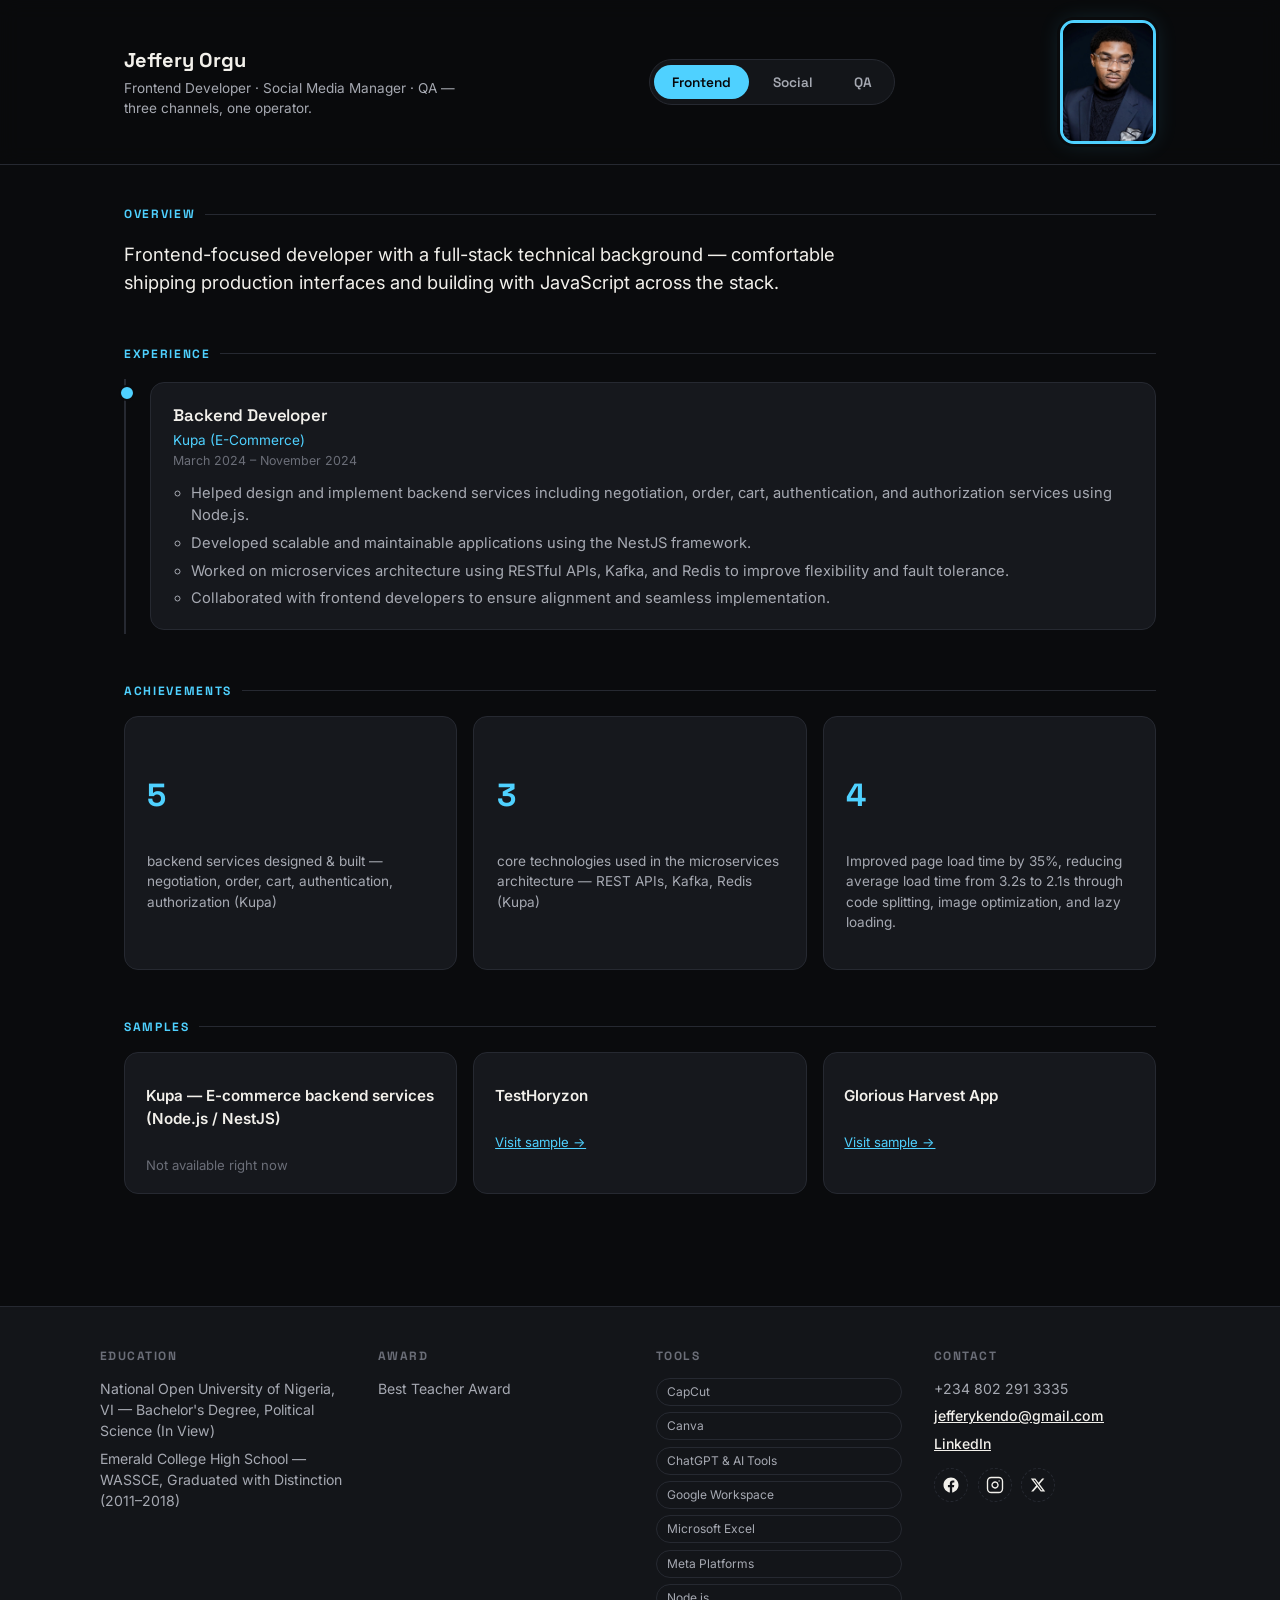
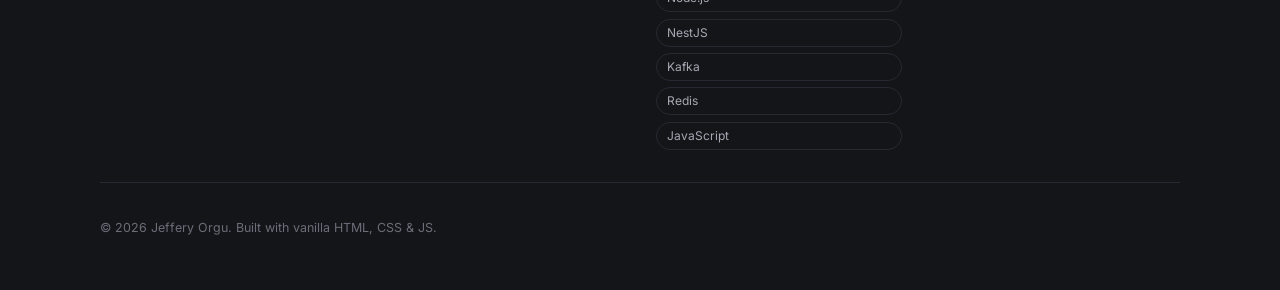
<file: index.html>
<!DOCTYPE html>
<html lang="en">
<head>
<meta charset="UTF-8" />
<meta name="viewport" content="width=device-width, initial-scale=1.0" />
<title>Jeffery Orgu — Portfolio</title>
<meta name="description" content="Jeffery Orgu — Frontend Developer, Social Media Manager, and QA. Based in Lagos, Nigeria." />

<link rel="preconnect" href="https://fonts.googleapis.com">
<link rel="preconnect" href="https://fonts.gstatic.com" crossorigin>
<link href="https://fonts.googleapis.com/css2?family=Space+Grotesk:wght@500;600;700&family=Inter:wght@400;500;600&display=swap" rel="stylesheet">
<link rel="icon" type="image/png" href="favicon.png" />
<link rel="apple-touch-icon" href="favicon.png" />
<link rel="stylesheet" href="style.css" />
</head>
<body>

<div id="tuning-overlay" aria-hidden="true">
  <div class="tuning-label" id="tuning-label">Frontend Developer</div>
  <div class="tuning-bar"><span class="tuning-bar-fill"></span></div>
</div>

<div id="app" class="app" hidden>

  <header class="site-header">
    <div class="header-inner">
      <div class="identity">
        <p class="name">Jeffery Orgu</p>
        <p class="tagline" id="tagline"></p>
      </div>

      <nav class="role-switcher" aria-label="Portfolio role">
        <div class="tablist" role="tablist" aria-label="Choose a role" id="role-tablist">
          <!-- tabs injected by app.js -->
        </div>
      </nav>

      <div class="channel-monitor" aria-hidden="true">
        <img id="channel-monitor-img" src="" alt="" decoding="async" />
      </div>
    </div>
  </header>

  <main id="main-content">
    <!-- role panels injected by app.js -->
  </main>

  <footer class="site-footer" id="site-footer">
    <!-- shared footer injected by app.js -->
  </footer>

</div>

<script src="data.js"></script>
<script src="app.js"></script>
</body>
</html>
</file>
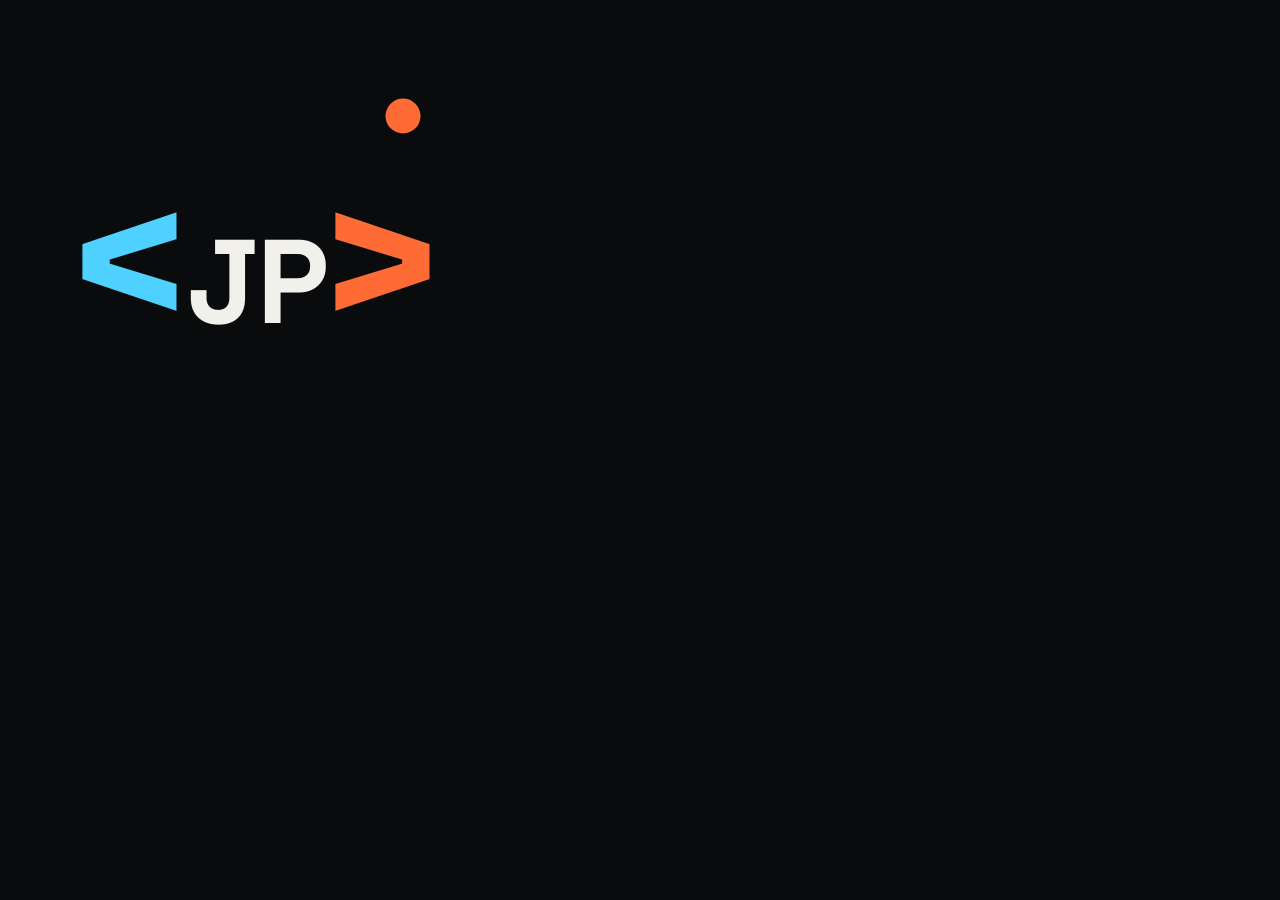
<file: logo/render-favicon.html>
<!doctype html>
<html><head><meta charset="utf-8">
<link rel="preconnect" href="https://fonts.googleapis.com">
<link rel="preconnect" href="https://fonts.gstatic.com" crossorigin>
<link href="https://fonts.googleapis.com/css2?family=Space+Grotesk:wght@700&display=swap" rel="stylesheet">
<style>html,body{margin:0;padding:0;width:512px;height:512px;overflow:hidden;background:#0A0B0D;}</style>
</head>
<body>
<div style="width:512px;height:512px;box-sizing:border-box;background:#0A0B0D;display:flex;align-items:center;justify-content:center;">
  <svg width="420" height="420" viewBox="0 0 120 120" xmlns="http://www.w3.org/2000/svg">
    <text x="4" y="84" font-family="'Space Grotesk', sans-serif" font-weight="700" font-size="64" fill="#4FD1FF">&lt;</text>
    <text x="60" y="79" font-family="'Space Grotesk', sans-serif" font-weight="700" font-size="34" fill="#F2F0EB" text-anchor="middle" letter-spacing="-1">JP</text>
    <text x="116" y="84" font-family="'Space Grotesk', sans-serif" font-weight="700" font-size="64" fill="#FF6B35" text-anchor="end">&gt;</text>
    <circle cx="102" cy="20" r="7" fill="#FF6B35" stroke="#0A0B0D" stroke-width="4"/>
  </svg>
</div>
</body></html>
</file>
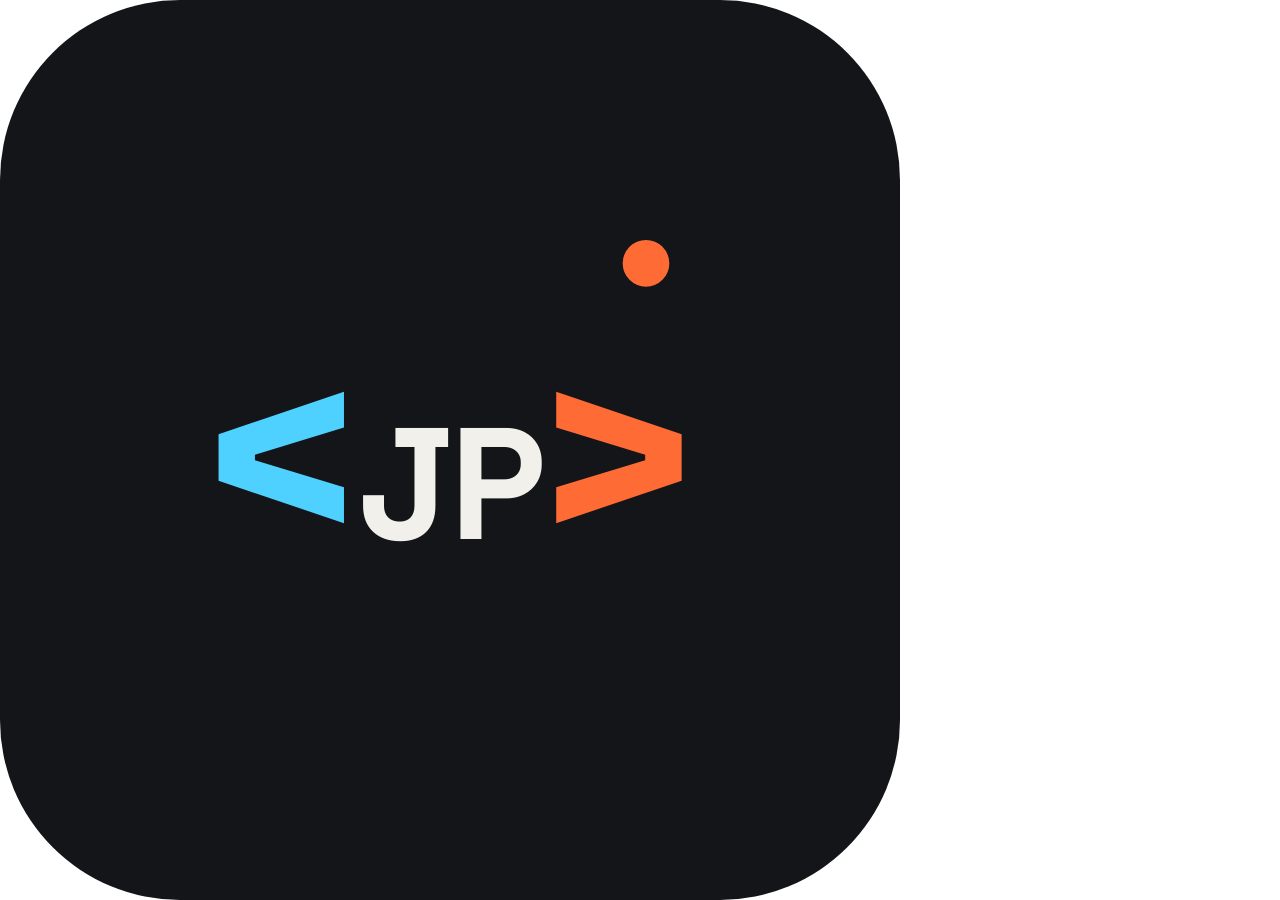
<file: logo/render-icon.html>
<!doctype html>
<html><head><meta charset="utf-8">
<link rel="preconnect" href="https://fonts.googleapis.com">
<link rel="preconnect" href="https://fonts.gstatic.com" crossorigin>
<link href="https://fonts.googleapis.com/css2?family=Space+Grotesk:wght@700&display=swap" rel="stylesheet">
<style>html,body{margin:0;padding:0;width:900px;height:900px;overflow:hidden;background:transparent;}</style>
</head>
<body>
<div style="width:900px;height:900px;box-sizing:border-box;background:#131519;border-radius:180px;display:flex;align-items:center;justify-content:center;">
  <svg width="560" height="560" viewBox="0 0 120 120" xmlns="http://www.w3.org/2000/svg">
    <text x="4" y="84" font-family="'Space Grotesk', sans-serif" font-weight="700" font-size="64" fill="#4FD1FF">&lt;</text>
    <text x="60" y="79" font-family="'Space Grotesk', sans-serif" font-weight="700" font-size="34" fill="#F2F0EB" text-anchor="middle" letter-spacing="-1">JP</text>
    <text x="116" y="84" font-family="'Space Grotesk', sans-serif" font-weight="700" font-size="64" fill="#FF6B35" text-anchor="end">&gt;</text>
    <circle cx="102" cy="20" r="7" fill="#FF6B35" stroke="#131519" stroke-width="4"/>
  </svg>
</div>
</body></html>
</file>
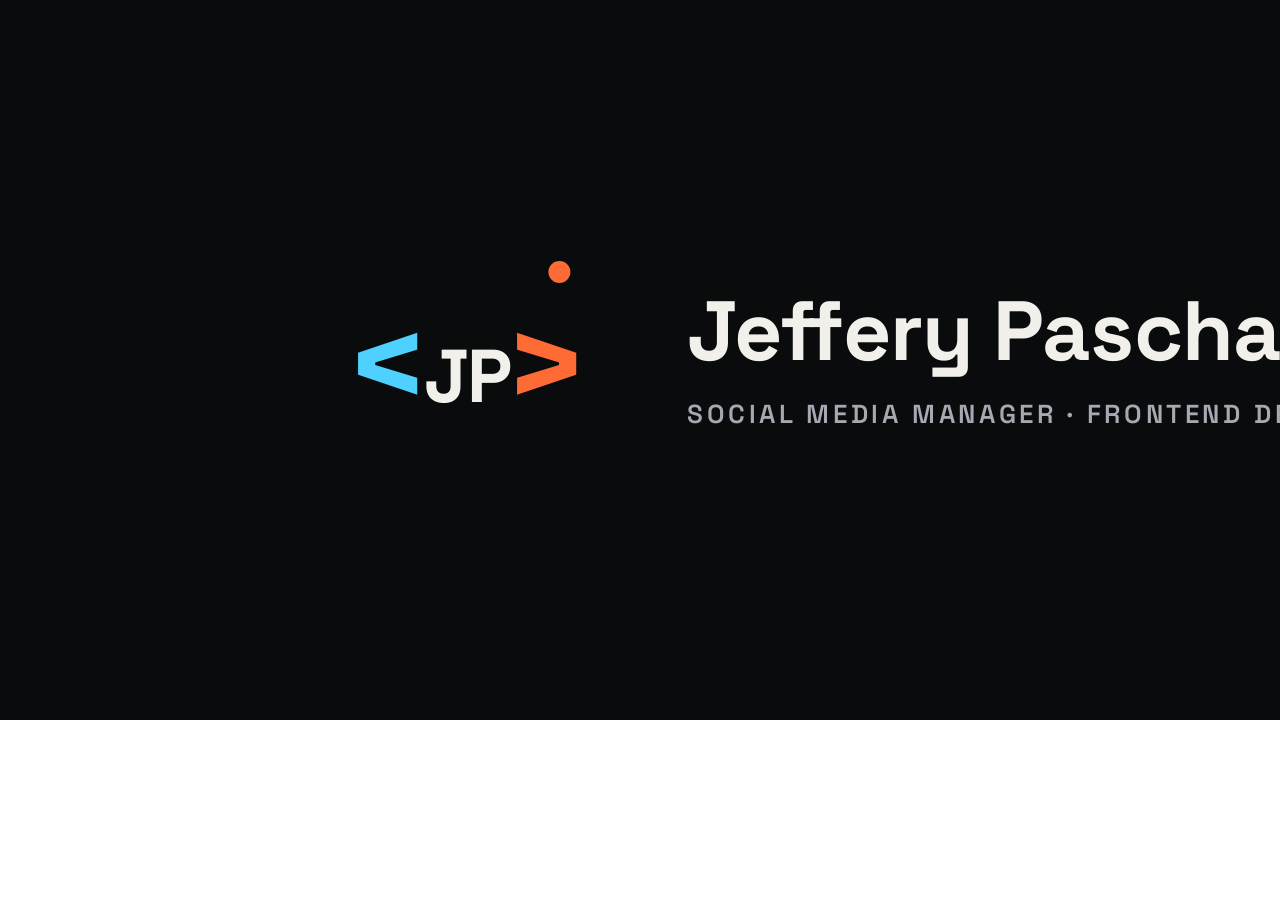
<file: logo/render-lockup.html>
<!doctype html>
<html><head><meta charset="utf-8">
<link rel="preconnect" href="https://fonts.googleapis.com">
<link rel="preconnect" href="https://fonts.gstatic.com" crossorigin>
<link href="https://fonts.googleapis.com/css2?family=Space+Grotesk:wght@600;700&display=swap" rel="stylesheet">
<style>html,body{margin:0;padding:0;width:1760px;height:720px;overflow:hidden;background:transparent;}</style>
</head>
<body>
<div style="width:1760px;height:720px;box-sizing:border-box;background:#0A0B0D;display:flex;align-items:center;justify-content:center;gap:88px;padding:0 128px;font-family:'Space Grotesk',sans-serif;">
  <svg width="264" height="264" viewBox="0 0 120 120" xmlns="http://www.w3.org/2000/svg" style="flex-shrink:0;">
    <text x="4" y="84" font-family="'Space Grotesk', sans-serif" font-weight="700" font-size="64" fill="#4FD1FF">&lt;</text>
    <text x="60" y="79" font-family="'Space Grotesk', sans-serif" font-weight="700" font-size="34" fill="#F2F0EB" text-anchor="middle" letter-spacing="-1">JP</text>
    <text x="116" y="84" font-family="'Space Grotesk', sans-serif" font-weight="700" font-size="64" fill="#FF6B35" text-anchor="end">&gt;</text>
    <circle cx="102" cy="20" r="7" fill="#FF6B35" stroke="#0A0B0D" stroke-width="4"/>
  </svg>
  <div style="display:flex;flex-direction:column;gap:24px;">
    <div style="font-size:84px;font-weight:700;color:#F2F0EB;letter-spacing:-0.01em;line-height:1;">Jeffery Paschal</div>
    <div style="font-size:26px;font-weight:600;color:#A6A9B2;letter-spacing:0.14em;text-transform:uppercase;">Social Media Manager &middot; Frontend Developer</div>
  </div>
</div>
</body></html>
</file>
<file: style.css>
/* ==========================================================================
   Tokens
   ========================================================================== */
:root {
  --bg: #0A0B0D;
  --bg-raised: #131519;
  --bg-card: #16181D;
  --border: #262931;
  --text: #F2F0EB;
  --text-dim: #A6A9B2;
  --text-faint: #6B6E78;

  --accent-frontend: #4FD1FF;
  --accent-social: #FF6B35;
  --accent-qa: #3DDC84;

  /* Active accent — reassigned by JS when a role tab is selected */
  --accent: var(--accent-frontend);
  --accent-soft: rgba(79, 209, 255, 0.14);

  --font-display: "Space Grotesk", "Segoe UI", system-ui, sans-serif;
  --font-body: "Inter", "Segoe UI", system-ui, sans-serif;

  --radius: 14px;
  --radius-sm: 8px;
  --transition-fast: 160ms ease;
  --transition-mode: 420ms cubic-bezier(0.22, 1, 0.36, 1);
}

* { box-sizing: border-box; }
html { color-scheme: dark; }

body {
  margin: 0;
  background: var(--bg);
  color: var(--text);
  font-family: var(--font-body);
  line-height: 1.5;
  -webkit-font-smoothing: antialiased;
}

h1, h2, h3, h4 {
  font-family: var(--font-display);
  margin: 0;
  letter-spacing: -0.01em;
}

a { color: var(--accent); transition: color var(--transition-mode); }
a:hover { text-decoration-thickness: 2px; }

::selection { background: var(--accent); color: #060708; }

/* Visible keyboard focus, everywhere */
a:focus-visible,
button:focus-visible,
[role="tab"]:focus-visible,
input:focus-visible {
  outline: 2px solid var(--accent);
  outline-offset: 3px;
  border-radius: 4px;
  transition: outline-color var(--transition-mode);
}

/* ==========================================================================
   Tuning-in load animation
   ========================================================================== */
#tuning-overlay {
  position: fixed;
  inset: 0;
  z-index: 100;
  background: var(--bg);
  display: flex;
  flex-direction: column;
  align-items: center;
  justify-content: center;
  gap: 1.25rem;
}

.tuning-label {
  font-family: var(--font-display);
  font-size: clamp(1.5rem, 5vw, 2.5rem);
  font-weight: 600;
  color: var(--accent);
  letter-spacing: 0.02em;
}

.tuning-bar {
  width: min(220px, 60vw);
  height: 3px;
  background: var(--border);
  border-radius: 2px;
  overflow: hidden;
}

.tuning-bar-fill {
  display: block;
  height: 100%;
  width: 0%;
  background: var(--accent);
  transition: width var(--transition-mode), background var(--transition-mode);
}

#tuning-overlay.fade-out {
  opacity: 0;
  transition: opacity 300ms ease;
  pointer-events: none;
}

@media (prefers-reduced-motion: reduce) {
  #tuning-overlay { display: none !important; }
}

/* ==========================================================================
   Layout shell
   ========================================================================== */
.app {
  min-height: 100vh;
  display: flex;
  flex-direction: column;
}

.site-header {
  position: sticky;
  top: 0;
  z-index: 10;
  background: rgba(10, 11, 13, 0.92);
  backdrop-filter: blur(10px);
  border-bottom: 1px solid var(--border);
}

.header-inner {
  max-width: 1080px;
  margin: 0 auto;
  padding: 1.25rem 1.5rem;
  display: flex;
  flex-wrap: wrap;
  gap: 1rem;
  align-items: center;
  justify-content: space-between;
}

.identity .name {
  font-family: var(--font-display);
  font-size: 1.25rem;
  font-weight: 700;
  margin: 0;
}

.identity .tagline {
  margin: 0.15rem 0 0;
  color: var(--text-dim);
  font-size: 0.85rem;
  max-width: 40ch;
}

/* ==========================================================================
   Role switcher (tabs)
   ========================================================================== */
.tablist {
  display: flex;
  gap: 0.4rem;
  background: var(--bg-raised);
  padding: 0.3rem;
  border-radius: 999px;
  border: 1px solid var(--border);
}

.role-tab {
  appearance: none;
  border: none;
  background: transparent;
  color: var(--text-dim);
  font-family: var(--font-display);
  font-size: 0.85rem;
  font-weight: 600;
  padding: 0.55rem 1.1rem;
  border-radius: 999px;
  cursor: pointer;
  transition: color var(--transition-fast), background var(--transition-mode);
  white-space: nowrap;
}

.role-tab:hover { color: var(--text); }

.role-tab[aria-selected="true"] {
  background: var(--accent);
  color: #06070a;
}

/* ==========================================================================
   Channel monitor — top-right "preview screen" thumbnail, swaps per role
   ========================================================================== */
.channel-monitor {
  width: 96px;
  height: 124px;
  flex-shrink: 0;
  border-radius: 14px;
  overflow: hidden;
  border: 3px solid var(--accent);
  box-shadow: 0 0 0 3px var(--bg), 0 0 22px 0 var(--accent-soft);
  background: var(--bg-raised);
  transition: border-color var(--transition-mode), box-shadow var(--transition-mode);
}

.channel-monitor img {
  display: block;
  width: 100%;
  height: 100%;
  object-fit: cover;
  object-position: top center;
}

@media (max-width: 640px) {
  .site-header .header-inner { position: relative; }
  .channel-monitor {
    position: absolute;
    top: 1rem;
    right: 1.5rem;
    width: 72px;
    height: 92px;
  }
}

/* ==========================================================================
   Main / panels
   ========================================================================== */
main {
  flex: 1;
  max-width: 1080px;
  width: 100%;
  margin: 0 auto;
  padding: 2.5rem 1.5rem 4rem;
}

.role-panel {
  animation: panel-in var(--transition-mode);
}

@keyframes panel-in {
  from { opacity: 0; transform: translateY(6px); }
  to { opacity: 1; transform: translateY(0); }
}

@media (prefers-reduced-motion: reduce) {
  .role-panel { animation: none; }
}

.block {
  margin-bottom: 3rem;
}

.block-title {
  font-size: 0.75rem;
  text-transform: uppercase;
  letter-spacing: 0.14em;
  color: var(--accent);
  margin-bottom: 1rem;
  display: flex;
  align-items: center;
  gap: 0.6rem;
  transition: color var(--transition-mode);
}

.block-title::after {
  content: "";
  flex: 1;
  height: 1px;
  background: var(--border);
}

.overview-text {
  font-size: 1.15rem;
  max-width: 62ch;
  color: var(--text);
}

.technical-context {
  margin-top: 0.9rem;
  font-size: 0.85rem;
  color: var(--text-faint);
  max-width: 62ch;
}

.skill-tags {
  display: flex;
  flex-wrap: wrap;
  gap: 0.5rem;
  margin-top: 1.1rem;
  list-style: none;
  padding: 0;
}

.skill-tag {
  font-size: 0.75rem;
  padding: 0.35rem 0.7rem;
  border-radius: 999px;
  border: 1px solid var(--border);
  color: var(--text-dim);
  background: var(--bg-raised);
}

/* Experience */
.experience-list {
  display: flex;
  flex-direction: column;
  gap: 1rem;
  list-style: none;
  padding: 0;
  margin: 0;
  border-left: 2px solid var(--border);
}

.experience-item {
  position: relative;
  padding: 0.2rem 0 0.2rem 1.5rem;
}

.experience-item::before {
  content: "";
  position: absolute;
  left: -7px;
  top: 0.4rem;
  width: 12px;
  height: 12px;
  border-radius: 50%;
  background: var(--accent);
  border: 2px solid var(--bg);
  transition: background var(--transition-mode);
}

.experience-card {
  background: var(--bg-card);
  border: 1px solid var(--border);
  border-radius: var(--radius);
  padding: 1.25rem 1.4rem;
}

.experience-card.is-placeholder {
  border-style: dashed;
  background: transparent;
}

.experience-title {
  font-family: var(--font-display);
  font-size: 1.05rem;
  font-weight: 600;
}

.experience-org {
  color: var(--accent);
  font-size: 0.85rem;
  margin: 0.15rem 0 0;
  transition: color var(--transition-mode);
}

.experience-date {
  color: var(--text-faint);
  font-size: 0.78rem;
  margin: 0.1rem 0 0.7rem;
}

.experience-bullets {
  margin: 0;
  padding-left: 1.1rem;
  color: var(--text-dim);
  font-size: 0.92rem;
  display: flex;
  flex-direction: column;
  gap: 0.35rem;
}

.experience-link {
  display: inline-block;
  margin-top: 0.8rem;
  font-size: 0.85rem;
}

/* Achievements (stat cards) */
.achievements-grid {
  display: grid;
  grid-template-columns: repeat(auto-fit, minmax(180px, 1fr));
  gap: 1rem;
}

.stat-card {
  background: var(--bg-card);
  border: 1px solid var(--border);
  border-radius: var(--radius);
  padding: 1.4rem;
  text-align: left;
}

.stat-card.is-placeholder {
  border-style: dashed;
  background: transparent;
}

.stat-value {
  font-family: var(--font-display);
  font-size: 2rem;
  font-weight: 700;
  color: var(--accent);
  transition: color var(--transition-mode);
}

.stat-label {
  color: var(--text-dim);
  font-size: 0.85rem;
  margin-top: 0.3rem;
}

/* Samples */
.samples-grid {
  display: grid;
  grid-template-columns: repeat(auto-fit, minmax(200px, 1fr));
  gap: 1rem;
}

.sample-card {
  background: var(--bg-card);
  border: 1px solid var(--border);
  border-radius: var(--radius);
  padding: 1.1rem 1.3rem;
  display: flex;
  flex-direction: column;
  gap: 0.6rem;
}

.sample-card.is-placeholder {
  border-style: dashed;
  background: transparent;
  color: var(--text-faint);
}

.sample-title {
  font-weight: 600;
  font-size: 0.95rem;
}

.sample-link {
  font-size: 0.82rem;
  align-self: flex-start;
}

.sample-link.is-disabled {
  color: var(--text-faint);
  pointer-events: none;
}

/* ==========================================================================
   Video Showcase
   ========================================================================== */
.video-grid {
  display: grid;
  grid-template-columns: repeat(auto-fit, minmax(240px, 1fr));
  gap: 1.1rem;
}

.video-box {
  background: var(--bg-card);
  border: 1px solid var(--border);
  border-radius: var(--radius);
  overflow: hidden;
  display: flex;
  flex-direction: column;
}

.video-box.is-empty {
  border-style: dashed;
  align-items: center;
  justify-content: center;
  min-height: 200px;
  color: var(--text-faint);
  font-size: 0.85rem;
  text-align: center;
  padding: 1rem;
  gap: 0.4rem;
}

.video-box.is-empty .plus {
  font-size: 1.6rem;
  color: var(--accent);
  transition: color var(--transition-mode);
}

.video-embed-wrap {
  position: relative;
  width: 100%;
  aspect-ratio: 16 / 9;
  background: #000;
}

.video-embed-wrap iframe {
  position: absolute;
  inset: 0;
  width: 100%;
  height: 100%;
  border: 0;
}

.video-link-card {
  padding: 1.6rem 1.2rem;
  display: flex;
  flex-direction: column;
  align-items: center;
  justify-content: center;
  gap: 0.7rem;
  min-height: 200px;
  text-align: center;
}

.video-link-icon {
  width: 44px;
  height: 44px;
  border-radius: 50%;
  background: var(--accent-soft);
  color: var(--accent);
  display: flex;
  align-items: center;
  justify-content: center;
  font-size: 1.3rem;
  transition: color var(--transition-mode), background var(--transition-mode);
}

.watch-btn {
  appearance: none;
  border: 1px solid var(--accent);
  background: transparent;
  color: var(--accent);
  font-family: var(--font-body);
  font-weight: 600;
  font-size: 0.82rem;
  padding: 0.5rem 1.1rem;
  border-radius: 999px;
  cursor: pointer;
  text-decoration: none;
  transition: background var(--transition-mode), color var(--transition-mode), border-color var(--transition-mode);
}

.watch-btn:hover {
  background: var(--accent);
  color: #06070a;
}

.video-caption {
  padding: 0.7rem 1rem;
  font-size: 0.82rem;
  color: var(--text-dim);
}

/* ==========================================================================
   Brands I've Managed
   ========================================================================== */
.brands-grid {
  display: grid;
  grid-template-columns: repeat(auto-fit, minmax(220px, 1fr));
  gap: 1.1rem;
}

.brand-card {
  background: var(--bg-card);
  border: 1px solid var(--border);
  border-radius: var(--radius);
  padding: 1.3rem;
  display: flex;
  flex-direction: column;
  gap: 0.9rem;
}

.brand-card.is-placeholder {
  border-style: dashed;
  align-items: center;
  justify-content: center;
  text-align: center;
  color: var(--text-faint);
  min-height: 180px;
}

.brand-header {
  display: flex;
  align-items: center;
  gap: 0.8rem;
}

.brand-logo {
  width: 46px;
  height: 46px;
  border-radius: 50%;
  background: var(--accent-soft);
  color: var(--accent);
  font-family: var(--font-display);
  font-weight: 700;
  font-size: 0.95rem;
  display: flex;
  align-items: center;
  justify-content: center;
  flex-shrink: 0;
  transition: color var(--transition-mode), background var(--transition-mode);
}

.brand-name {
  font-weight: 600;
  font-size: 0.98rem;
}

.brand-location {
  color: var(--text-faint);
  font-size: 0.78rem;
}

.brand-socials {
  display: flex;
  gap: 0.5rem;
}

.brand-social-link {
  width: 34px;
  height: 34px;
  border-radius: 50%;
  border: 1px solid var(--border);
  display: flex;
  align-items: center;
  justify-content: center;
  font-size: 0.85rem;
  color: var(--text-dim);
  text-decoration: none;
  transition: border-color var(--transition-mode), color var(--transition-mode);
}

.brand-social-link:not(.is-disabled):hover {
  border-color: var(--accent);
  color: var(--accent);
}

.brand-social-link.is-disabled {
  color: var(--text-faint);
  opacity: 0.5;
  cursor: default;
  pointer-events: none;
}

/* ==========================================================================
   Footer
   ========================================================================== */
.site-footer {
  border-top: 1px solid var(--border);
  background: var(--bg-raised);
  padding: 2.5rem 1.5rem;
}

.footer-inner {
  max-width: 1080px;
  margin: 0 auto;
  display: grid;
  grid-template-columns: repeat(auto-fit, minmax(200px, 1fr));
  gap: 2rem;
}

.footer-block h3 {
  font-size: 0.75rem;
  text-transform: uppercase;
  letter-spacing: 0.12em;
  color: var(--text-faint);
  margin-bottom: 0.8rem;
}

.footer-block ul {
  list-style: none;
  padding: 0;
  margin: 0;
  display: flex;
  flex-direction: column;
  gap: 0.4rem;
  font-size: 0.88rem;
  color: var(--text-dim);
}

.footer-tools {
  display: flex;
  flex-wrap: wrap;
  gap: 0.4rem;
}

.footer-tools li {
  border: 1px solid var(--border);
  border-radius: 999px;
  padding: 0.25rem 0.65rem;
  font-size: 0.75rem;
}

.footer-contact a {
  color: var(--text);
  font-weight: 500;
}

.footer-social-slots {
  display: flex;
  gap: 0.6rem;
  margin-top: 0.9rem;
}

.footer-social-slot {
  width: 34px;
  height: 34px;
  border-radius: 50%;
  border: 1px dashed var(--border);
  display: flex;
  align-items: center;
  justify-content: center;
  color: var(--text-faint);
  font-size: 0.75rem;
  text-decoration: none;
  transition: border-color var(--transition-mode), color var(--transition-mode);
}

.footer-social-slot:hover {
  border-color: var(--accent);
  color: var(--accent);
}

.site-footer-bottom {
  max-width: 1080px;
  margin: 2rem auto 0;
  padding-top: 1.5rem;
  border-top: 1px solid var(--border);
  font-size: 0.78rem;
  color: var(--text-faint);
}

/* ==========================================================================
   Responsive
   ========================================================================== */
@media (max-width: 640px) {
  .header-inner { flex-direction: column; align-items: flex-start; }
  .tablist { width: 100%; justify-content: space-between; }
  .role-tab { flex: 1; text-align: center; padding: 0.55rem 0.5rem; }
  main { padding: 2rem 1.1rem 3rem; }
  .overview-text { font-size: 1.02rem; }
}
</file>
